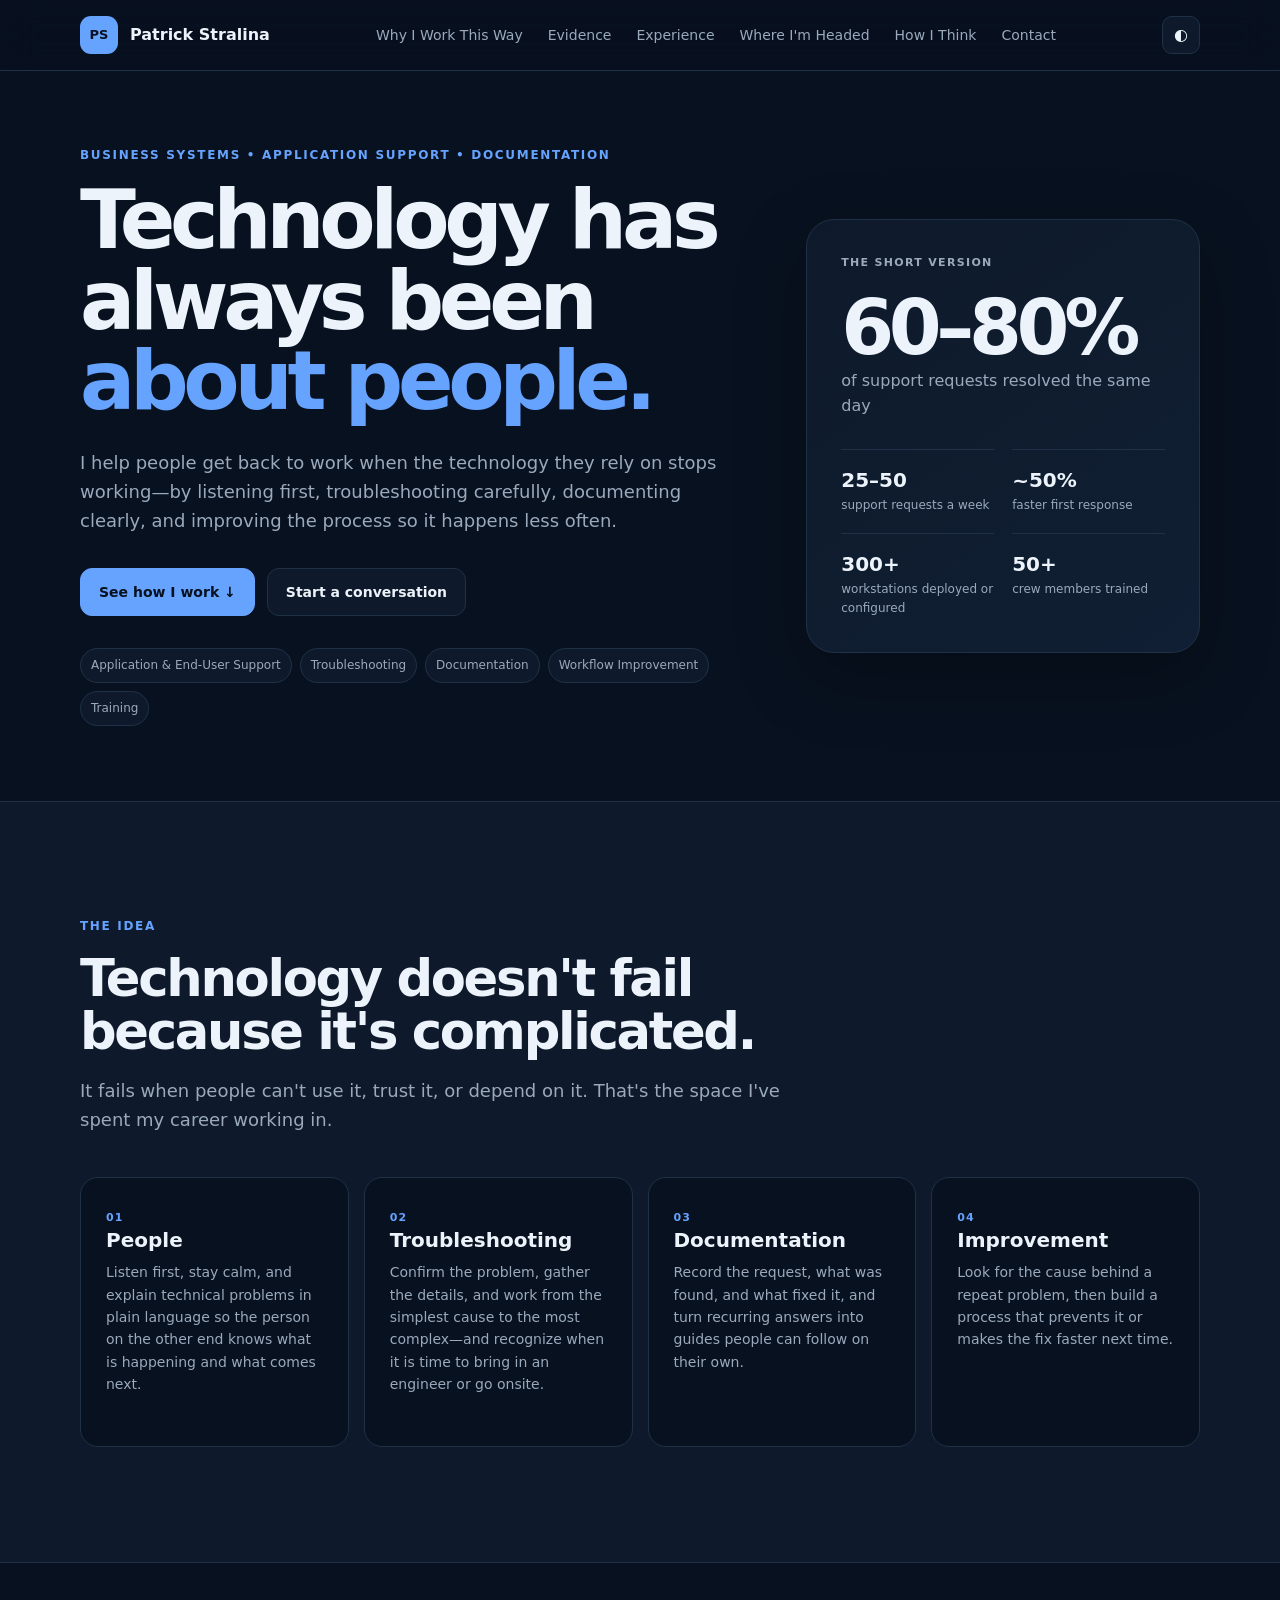
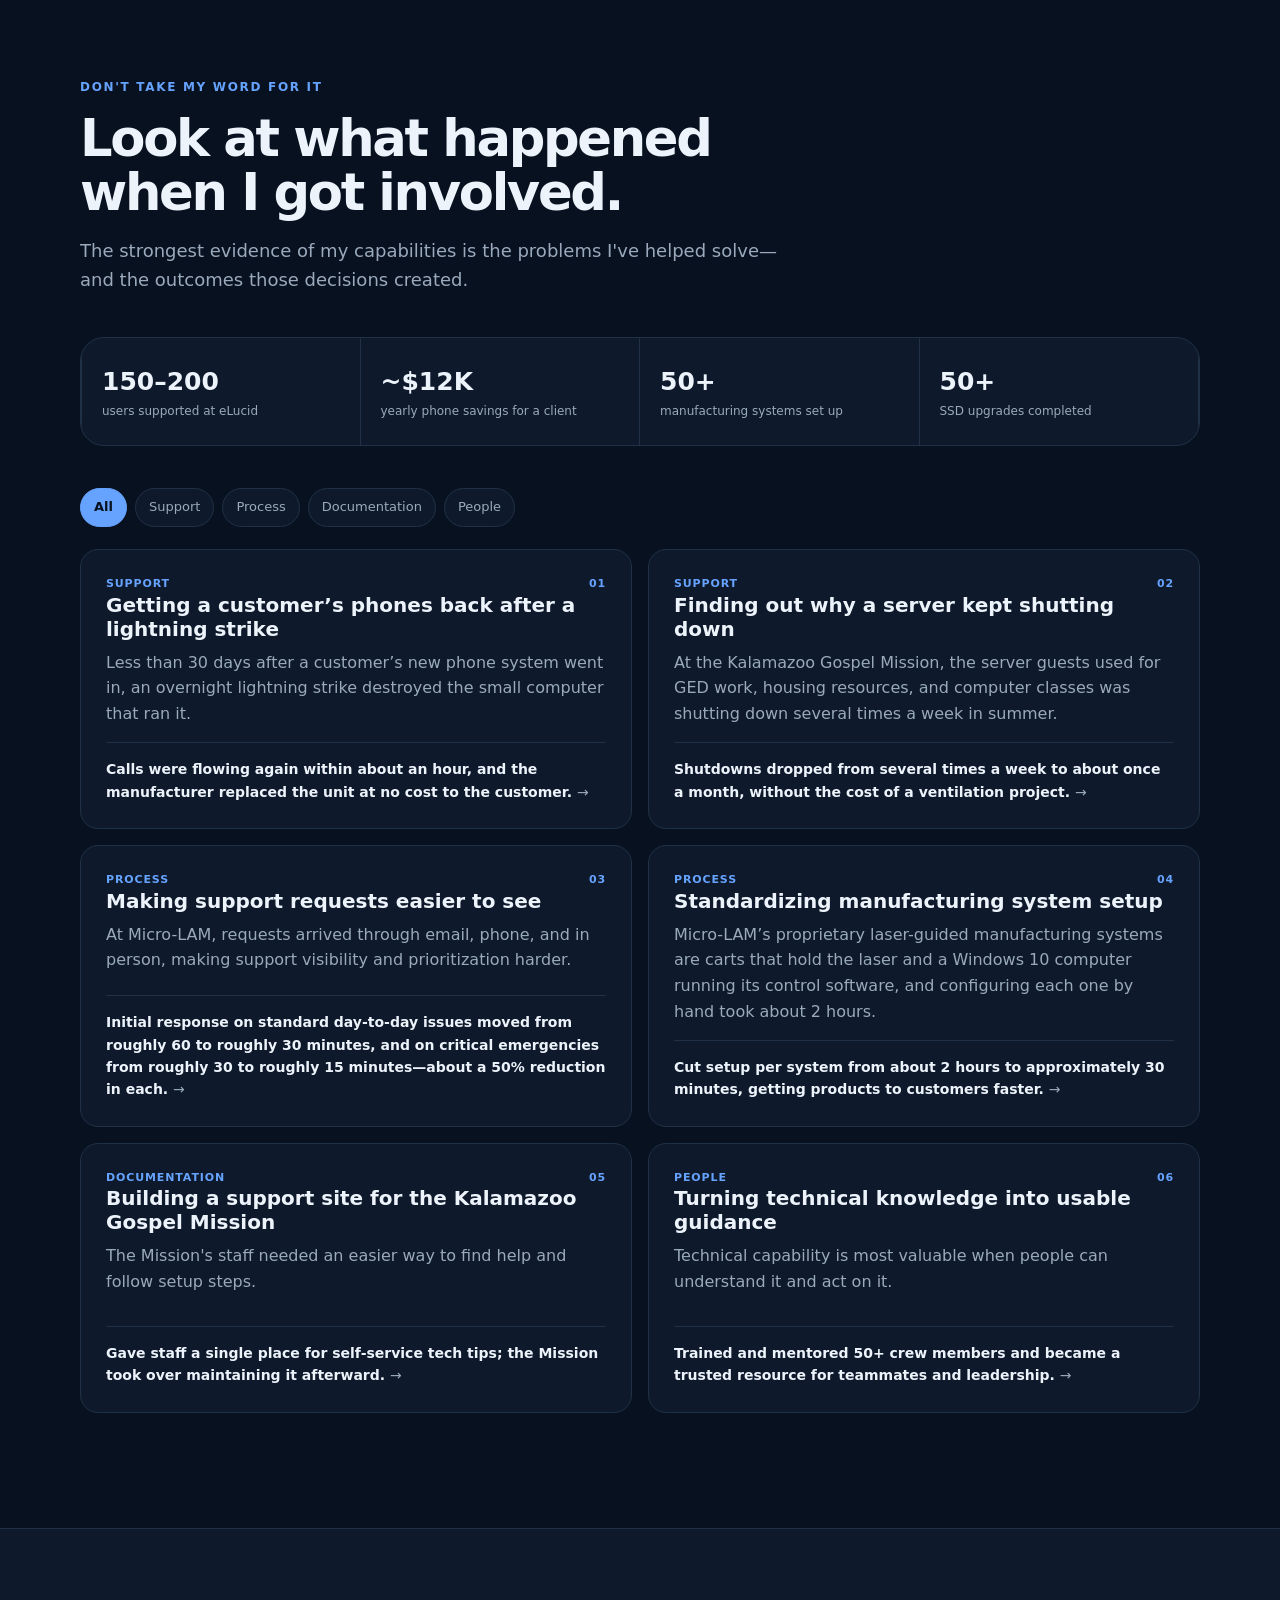
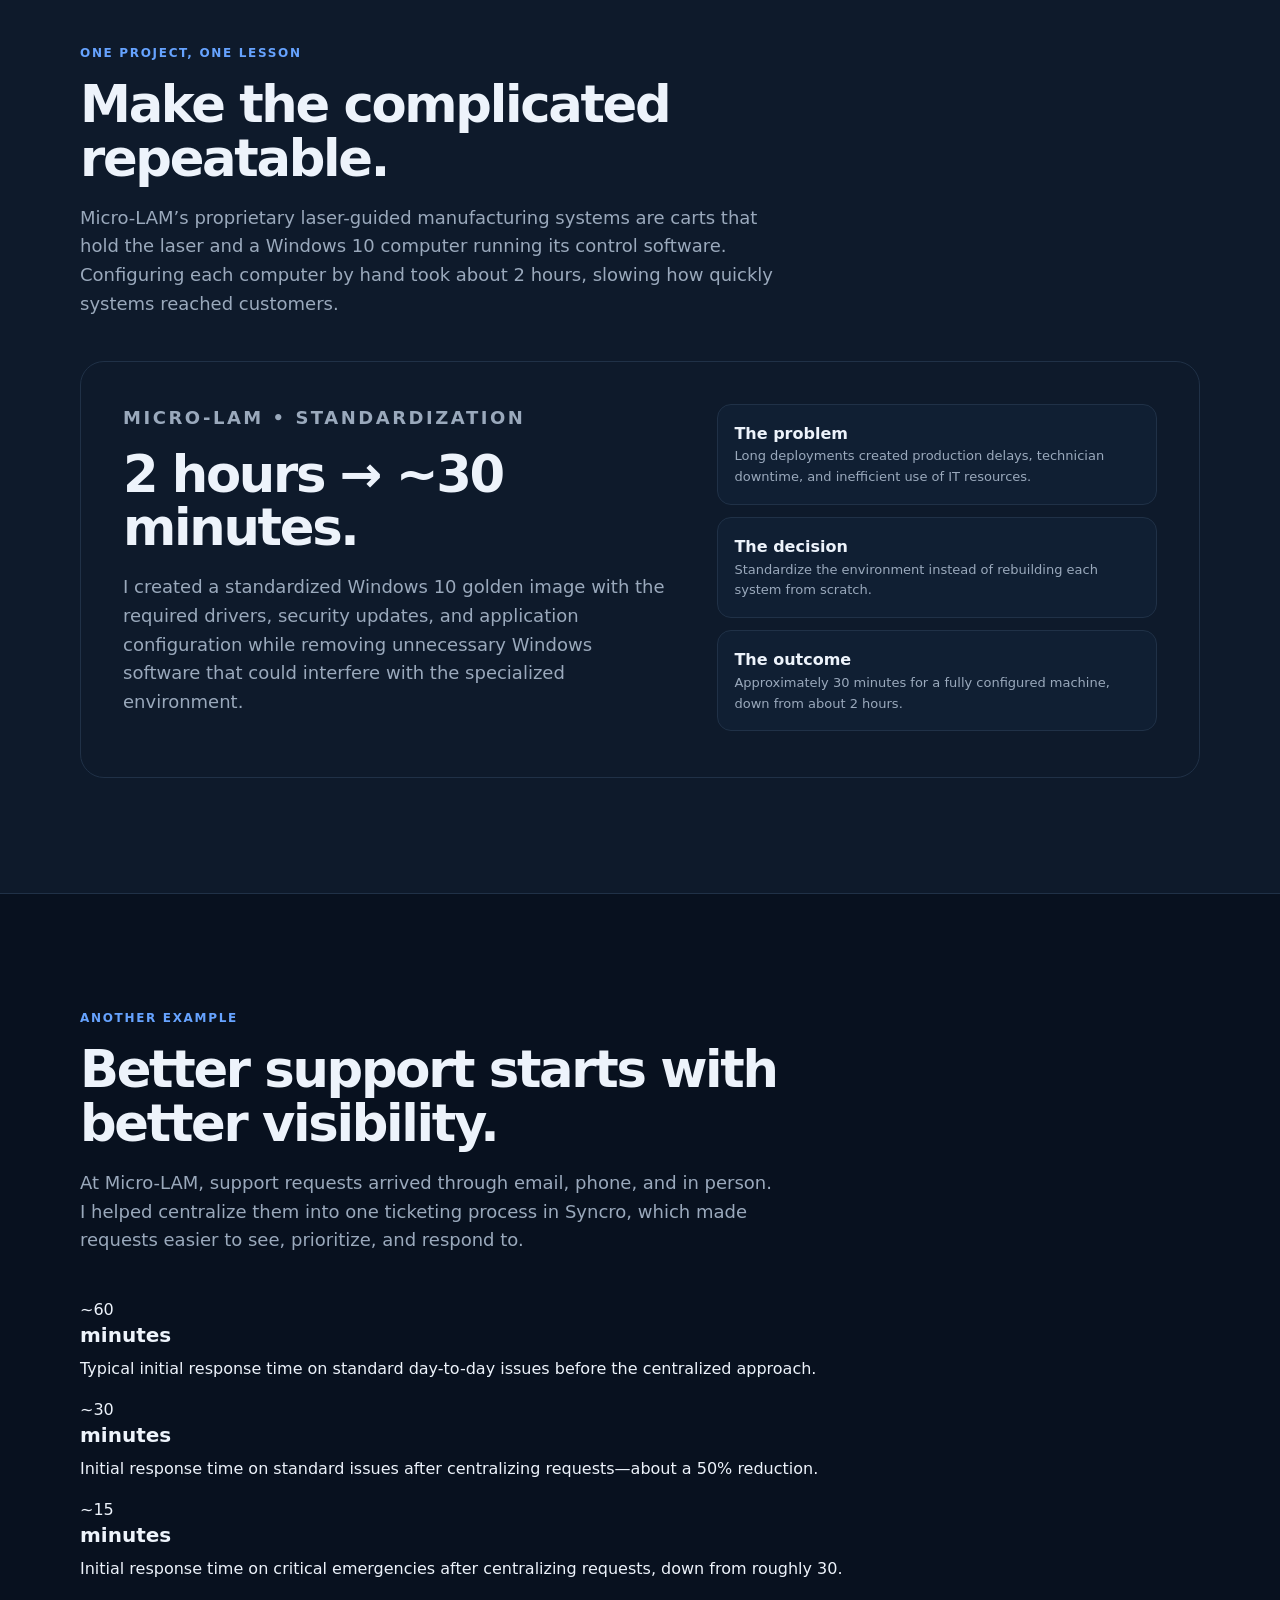
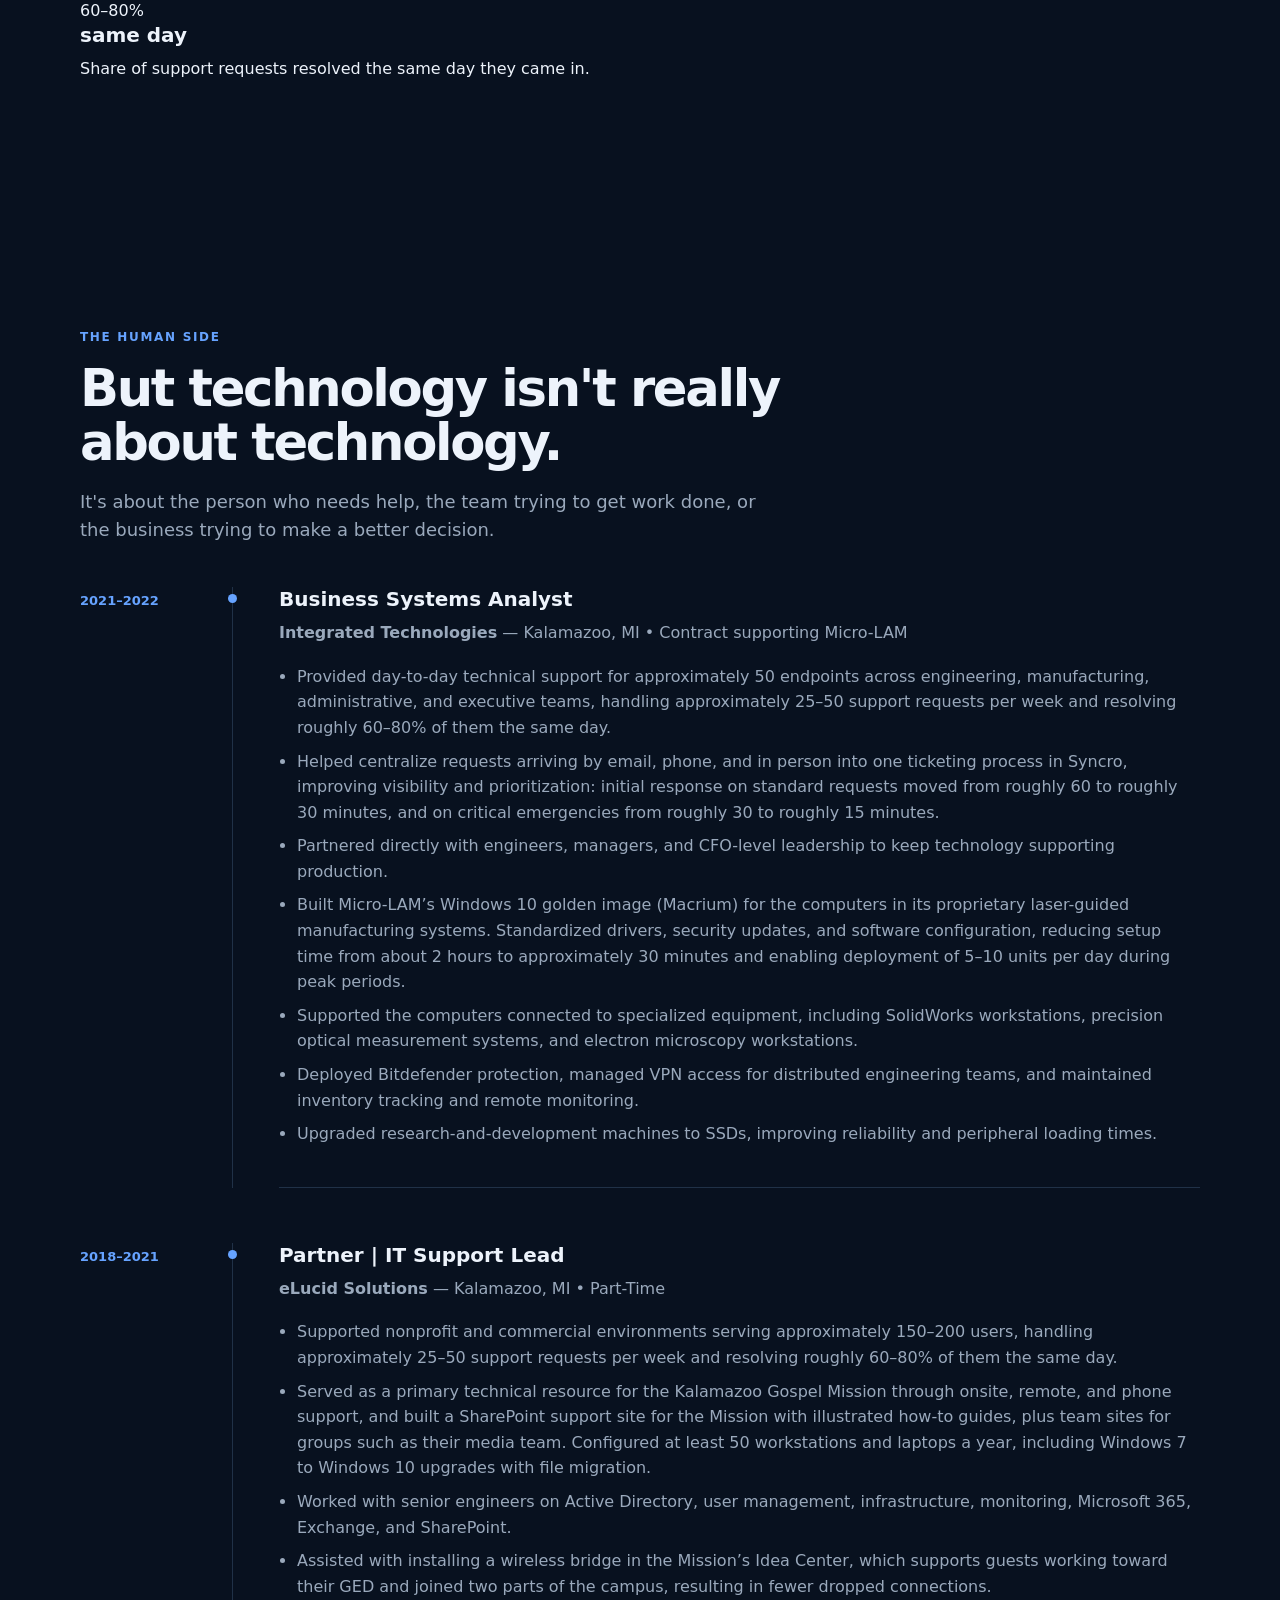
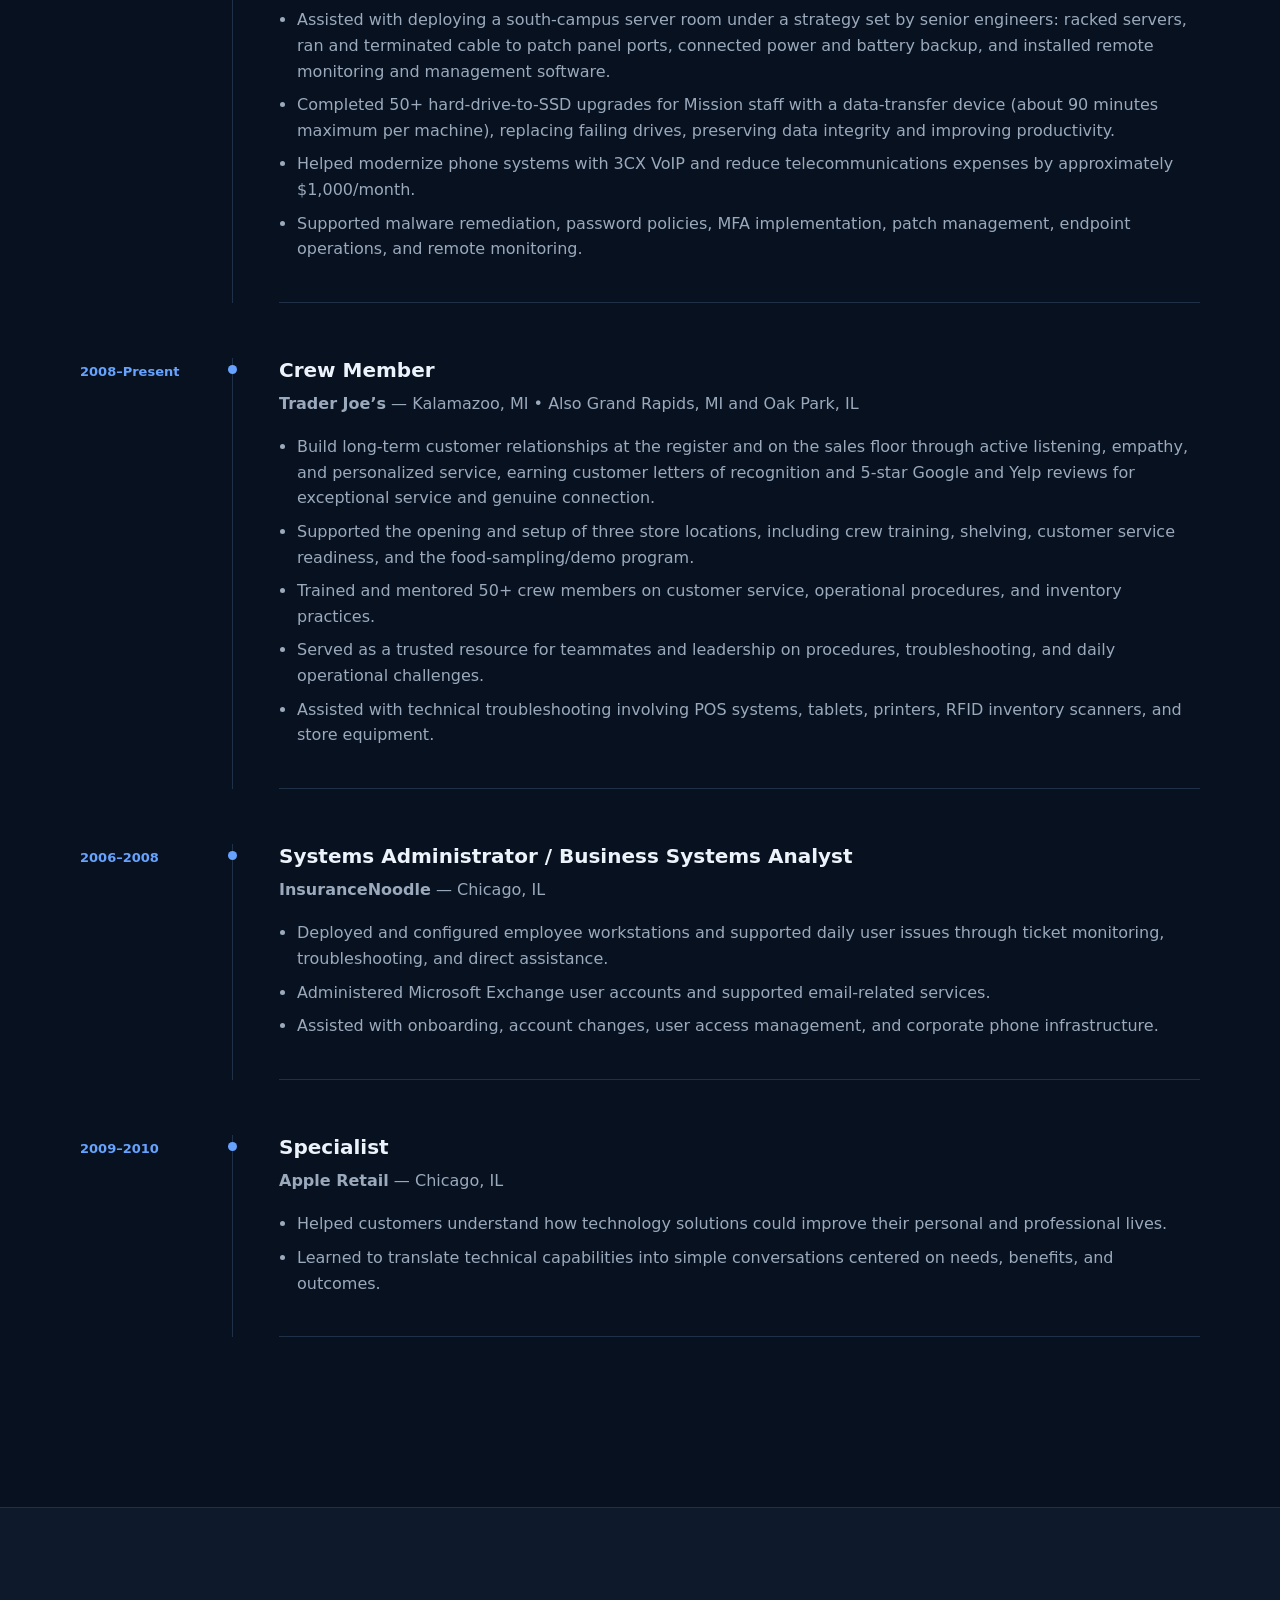
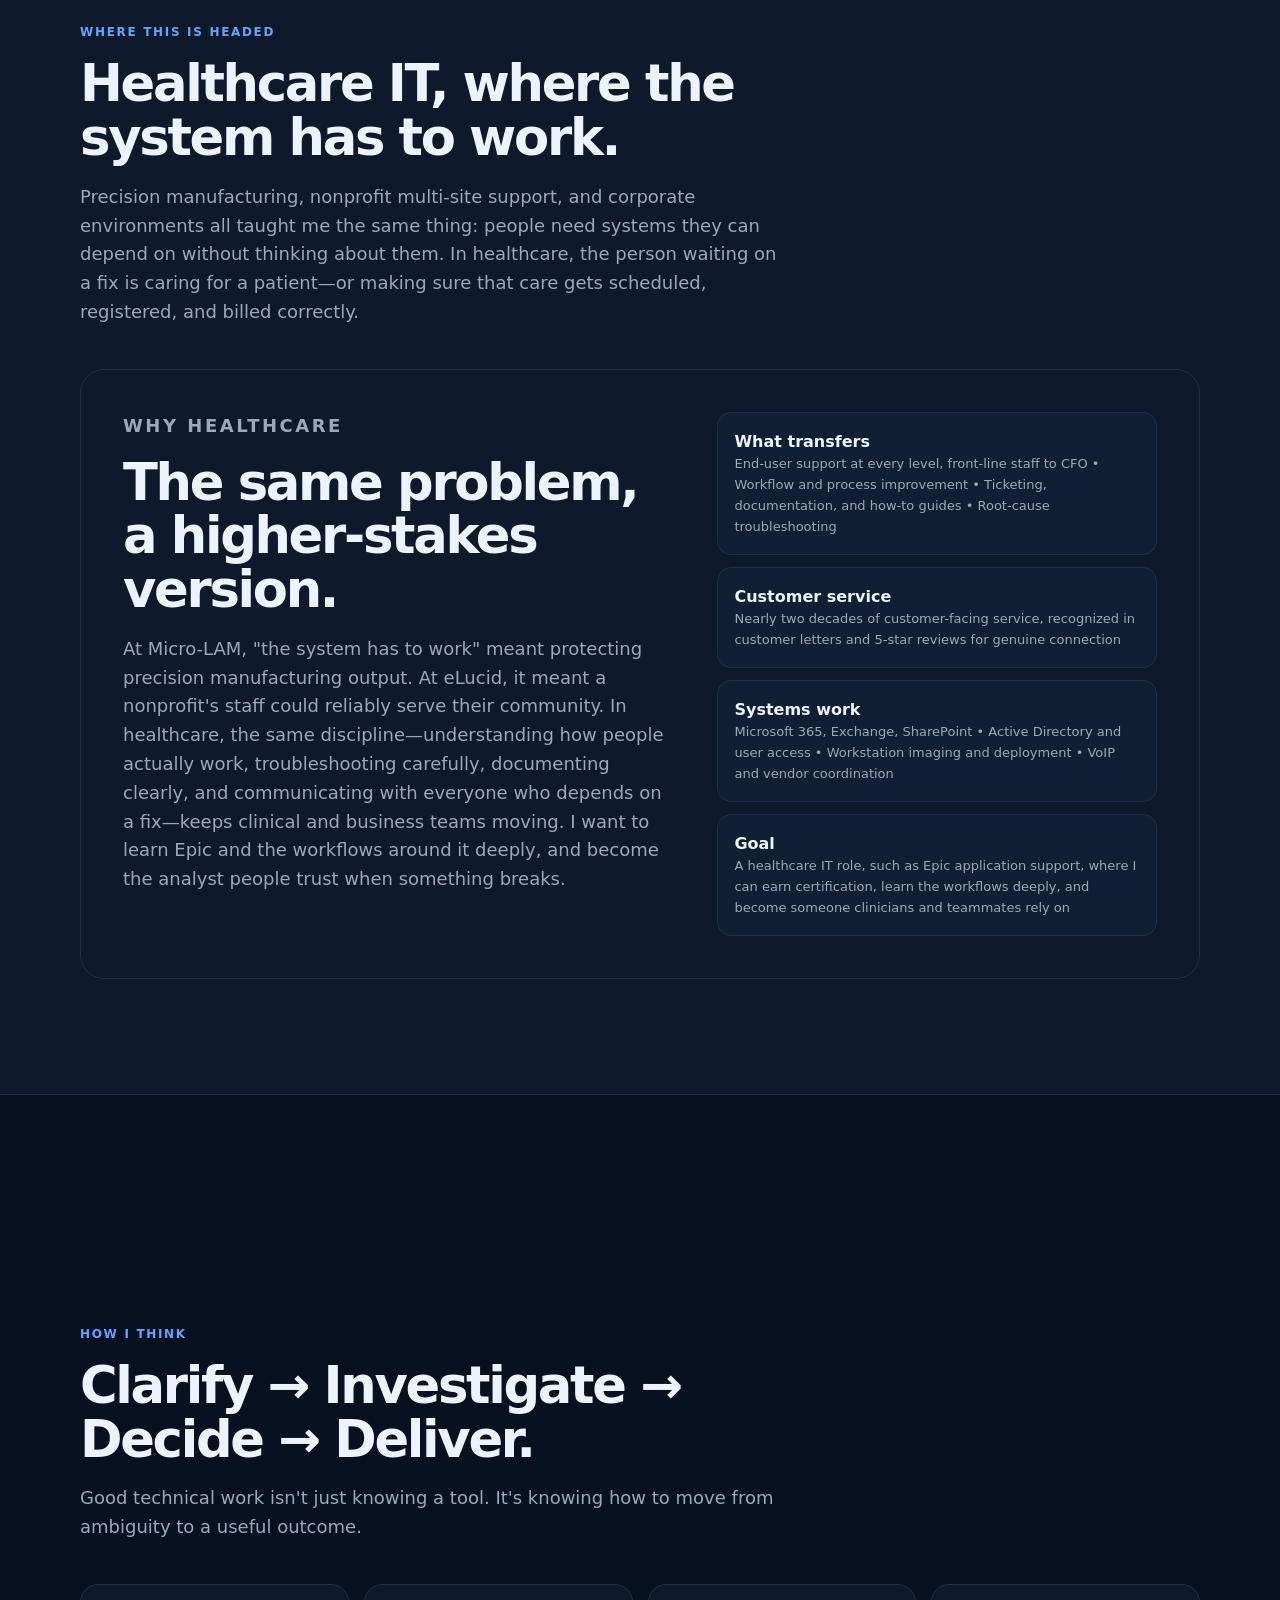
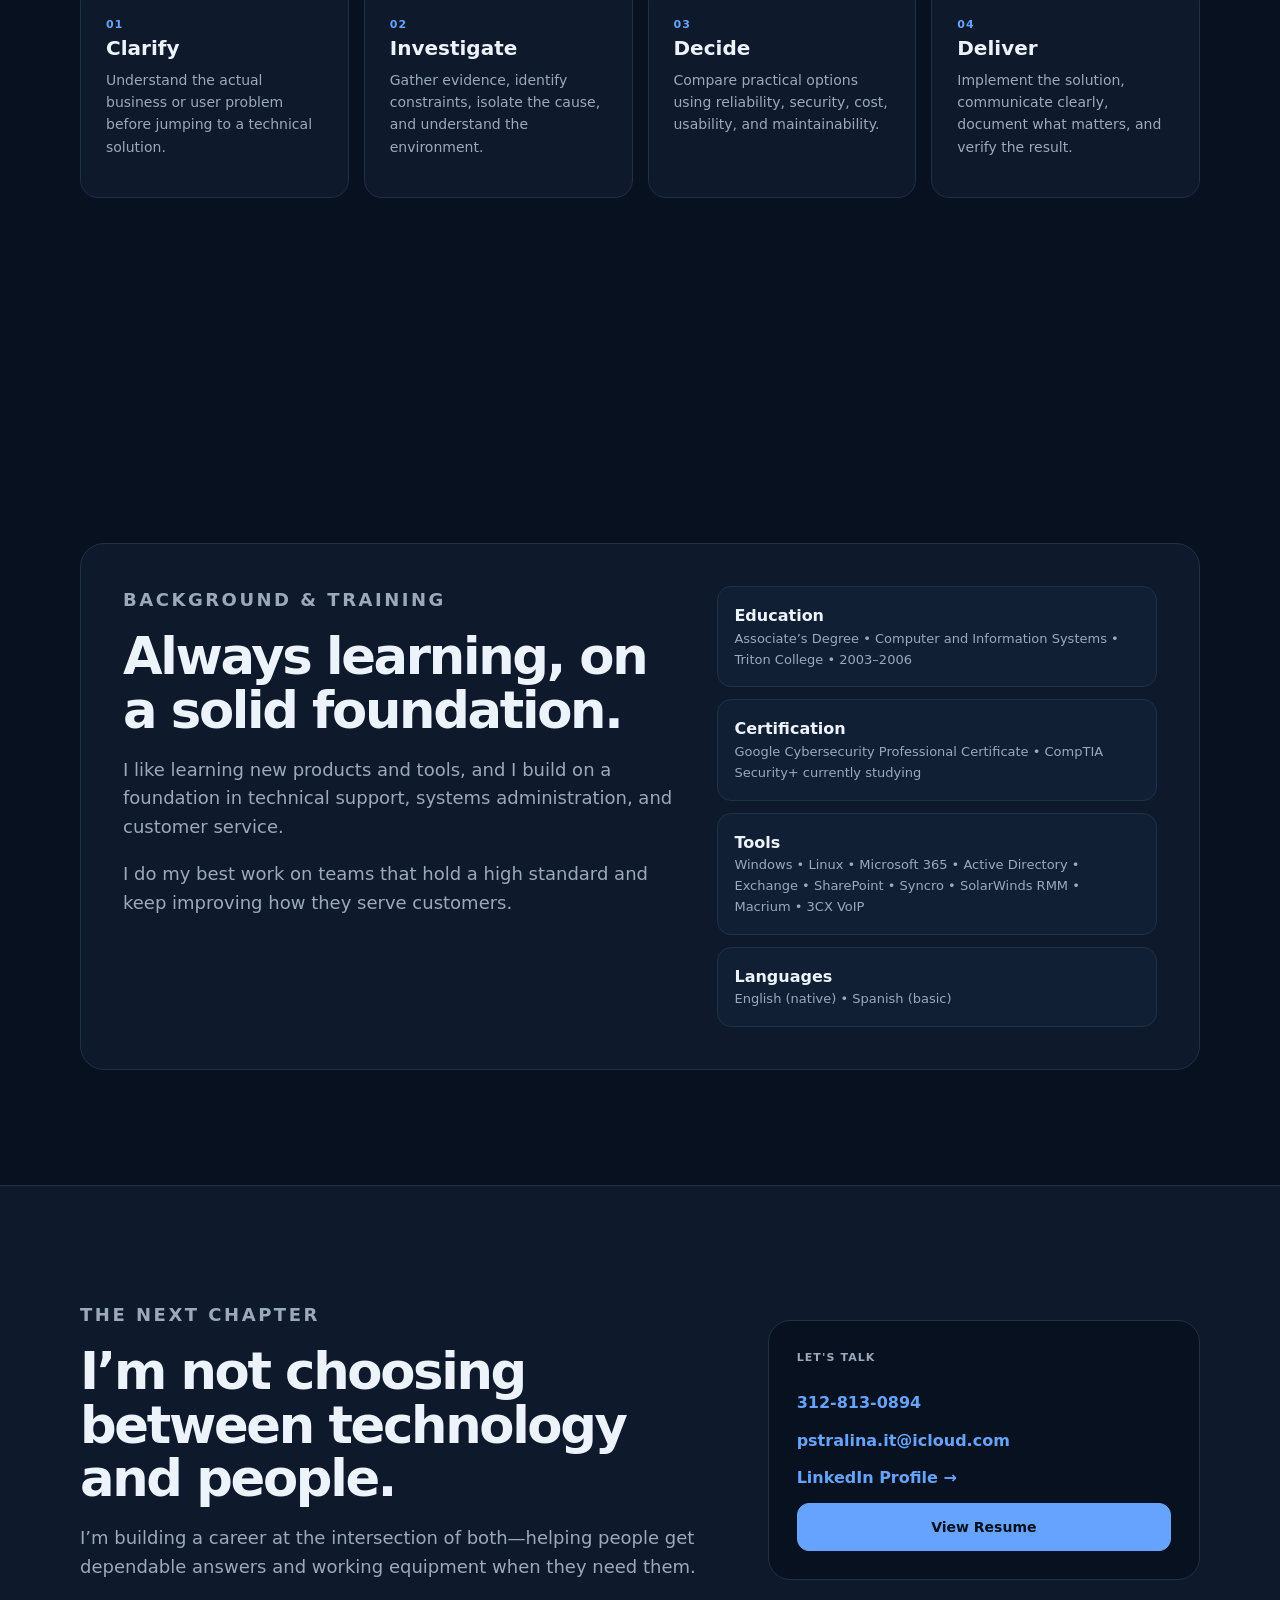
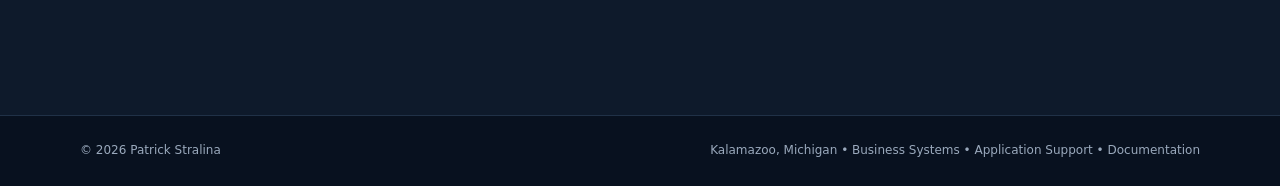
<file: index.html>
<!doctype html>
<html lang="en" class="dark">
<head>
<meta charset="utf-8">
<meta name="viewport" content="width=device-width, initial-scale=1">
<meta name="description" content="Patrick Stralina — business systems analyst and technical support professional in Kalamazoo who supports end users, documents clearly, and improves workflows, building toward healthcare IT and Epic application support.">
<title>Patrick Stralina | Technology Has Always Been About People</title>
<link rel="stylesheet" href="styles.css">
</head>
<body>
<header class="site-header">
<nav class="nav shell" aria-label="Primary navigation">
<a class="brand" href="#home"><span class="brand-mark">PS</span><span>Patrick Stralina</span></a>
<div class="nav-links">
<a href="#story">Why I Work This Way</a><a href="#evidence">Evidence</a><a href="#experience">Experience</a><a href="#next">Where I'm Headed</a><a href="#approach">How I Think</a><a href="#contact">Contact</a>
</div>
<div class="nav-actions">
<button id="theme-toggle" class="icon-button" type="button" aria-label="Toggle color theme">◐</button>
<button id="menu-toggle" class="icon-button menu-toggle" type="button" aria-label="Open navigation" aria-expanded="false">☰</button>
</div>
</nav>
<div id="mobile-menu" class="mobile-menu shell" hidden>
<a href="#story">Why I Work This Way</a><a href="#evidence">Evidence</a><a href="#experience">Experience</a><a href="#next">Where I'm Headed</a><a href="#approach">How I Think</a><a href="#contact">Contact</a>
</div>
</header>

<main id="home">

<section class="hero shell">
<div class="hero-copy reveal">
<p class="eyebrow">BUSINESS SYSTEMS • APPLICATION SUPPORT • DOCUMENTATION</p>
<h1>Technology has always been <span>about people.</span></h1>
<p class="hero-lede">I help people get back to work when the technology they rely on stops working—by listening first, troubleshooting carefully, documenting clearly, and improving the process so it happens less often.</p>
<div class="hero-actions">
<a class="button primary" href="#story">See how I work ↓</a>
<a class="button secondary" href="#contact">Start a conversation</a>
</div>
<div class="role-tags"><span>Application & End-User Support</span><span>Troubleshooting</span><span>Documentation</span><span>Workflow Improvement</span><span>Training</span></div>
</div>
<aside class="hero-card reveal">
<div class="card-kicker">THE SHORT VERSION</div>
<div class="snapshot-number">60–80%</div>
<div class="snapshot-label">of support requests resolved the same day</div>
<div class="snapshot-grid">
<div><strong>25–50</strong><span>support requests a week</span></div>
<div><strong>~50%</strong><span>faster first response</span></div>
<div><strong>300+</strong><span>workstations deployed or configured</span></div>
<div><strong>50+</strong><span>crew members trained</span></div>
</div>
</aside>
</section>

<section id="story" class="section section-alt">
<div class="shell">
<div class="section-heading reveal">
<p class="eyebrow">THE IDEA</p>
<h2>Technology doesn't fail because it's complicated.</h2>
<p>It fails when people can't use it, trust it, or depend on it. That's the space I've spent my career working in.</p>
</div>
<div class="capability-grid">
<article class="cap-card reveal"><span class="cap-index">01</span><h3>People</h3><p>Listen first, stay calm, and explain technical problems in plain language so the person on the other end knows what is happening and what comes next.</p></article>
<article class="cap-card reveal"><span class="cap-index">02</span><h3>Troubleshooting</h3><p>Confirm the problem, gather the details, and work from the simplest cause to the most complex—and recognize when it is time to bring in an engineer or go onsite.</p></article>
<article class="cap-card reveal"><span class="cap-index">03</span><h3>Documentation</h3><p>Record the request, what was found, and what fixed it, and turn recurring answers into guides people can follow on their own.</p></article>
<article class="cap-card reveal"><span class="cap-index">04</span><h3>Improvement</h3><p>Look for the cause behind a repeat problem, then build a process that prevents it or makes the fix faster next time.</p></article>
</div>
</div>
</section>

<section id="evidence" class="section shell">
<div class="section-heading reveal">
<p class="eyebrow">DON'T TAKE MY WORD FOR IT</p>
<h2>Look at what happened when I got involved.</h2>
<p>The strongest evidence of my capabilities is the problems I've helped solve—and the outcomes those decisions created.</p>
</div>
<div class="proof-bar" style="border:1px solid var(--line);border-radius:24px;overflow:hidden;margin-bottom:42px">
<div class="proof-grid">
<div><strong>150–200</strong><span>users supported at eLucid</span></div>
<div><strong>~$12K</strong><span>yearly phone savings for a client</span></div>
<div><strong>50+</strong><span>manufacturing systems set up</span></div>
<div><strong>50+</strong><span>SSD upgrades completed</span></div>
</div>
</div>
<div class="filter-row" role="group" aria-label="Filter evidence">
<button class="filter active" data-filter="all">All</button><button class="filter" data-filter="support">Support</button><button class="filter" data-filter="process">Process</button><button class="filter" data-filter="documentation">Documentation</button><button class="filter" data-filter="people">People</button>
</div>
<div id="case-grid" class="case-grid"></div>
</section>

<section class="section section-alt">
<div class="shell">
<div class="section-heading reveal">
<p class="eyebrow">ONE PROJECT, ONE LESSON</p>
<h2>Make the complicated repeatable.</h2>
<p>Micro-LAM’s proprietary laser-guided manufacturing systems are carts that hold the laser and a Windows 10 computer running its control software. Configuring each computer by hand took about 2 hours, slowing how quickly systems reached customers.</p>
</div>
<div class="development-card reveal">
<div>
<p class="eyebrow">MICRO-LAM • STANDARDIZATION</p>
<h2>2 hours → ~30 minutes.</h2>
<p>I created a standardized Windows 10 golden image with the required drivers, security updates, and application configuration while removing unnecessary Windows software that could interfere with the specialized environment.</p>
</div>
<div class="credentials">
<div><strong>The problem</strong><span>Long deployments created production delays, technician downtime, and inefficient use of IT resources.</span></div>
<div><strong>The decision</strong><span>Standardize the environment instead of rebuilding each system from scratch.</span></div>
<div><strong>The outcome</strong><span>Approximately 30 minutes for a fully configured machine, down from about 2 hours.</span></div>
</div>
</div>
</div>
</section>

<section class="section shell">
<div class="section-heading reveal">
<p class="eyebrow">ANOTHER EXAMPLE</p>
<h2>Better support starts with better visibility.</h2>
<p>At Micro-LAM, support requests arrived through email, phone, and in person. I helped centralize them into one ticketing process in Syncro, which made requests easier to see, prioritize, and respond to.</p>
</div>
<div class="stats">
<div class="stat reveal"><div class="num">~60</div><h3>minutes</h3><p>Typical initial response time on standard day-to-day issues before the centralized approach.</p></div>
<div class="stat reveal"><div class="num">~30</div><h3>minutes</h3><p>Initial response time on standard issues after centralizing requests—about a 50% reduction.</p></div>
<div class="stat reveal"><div class="num">~15</div><h3>minutes</h3><p>Initial response time on critical emergencies after centralizing requests, down from roughly 30.</p></div>
<div class="stat reveal"><div class="num">60–80%</div><h3>same day</h3><p>Share of support requests resolved the same day they came in.</p></div>
</div>
</section>

<section id="experience" class="section shell">
<div class="section-heading reveal">
<p class="eyebrow">THE HUMAN SIDE</p>
<h2>But technology isn't really about technology.</h2>
<p>It's about the person who needs help, the team trying to get work done, or the business trying to make a better decision.</p>
</div>
<div class="timeline">
<article class="timeline-item reveal"><div class="timeline-date">2021–2022</div><div class="timeline-line"></div><div class="timeline-content"><h3>Business Systems Analyst</h3><p class="muted"><strong>Integrated Technologies</strong> — Kalamazoo, MI • Contract supporting Micro-LAM</p><ul><li>Provided day-to-day technical support for approximately 50 endpoints across engineering, manufacturing, administrative, and executive teams, handling approximately 25–50 support requests per week and resolving roughly 60–80% of them the same day.</li><li>Helped centralize requests arriving by email, phone, and in person into one ticketing process in Syncro, improving visibility and prioritization: initial response on standard requests moved from roughly 60 to roughly 30 minutes, and on critical emergencies from roughly 30 to roughly 15 minutes.</li><li>Partnered directly with engineers, managers, and CFO-level leadership to keep technology supporting production.</li><li>Built Micro-LAM’s Windows 10 golden image (Macrium) for the computers in its proprietary laser-guided manufacturing systems. Standardized drivers, security updates, and software configuration, reducing setup time from about 2 hours to approximately 30 minutes and enabling deployment of 5–10 units per day during peak periods.</li><li>Supported the computers connected to specialized equipment, including SolidWorks workstations, precision optical measurement systems, and electron microscopy workstations.</li><li>Deployed Bitdefender protection, managed VPN access for distributed engineering teams, and maintained inventory tracking and remote monitoring.</li><li>Upgraded research-and-development machines to SSDs, improving reliability and peripheral loading times.</li></ul></div></article>

<article class="timeline-item reveal"><div class="timeline-date">2018–2021</div><div class="timeline-line"></div><div class="timeline-content"><h3>Partner | IT Support Lead</h3><p class="muted"><strong>eLucid Solutions</strong> — Kalamazoo, MI • Part-Time</p><ul><li>Supported nonprofit and commercial environments serving approximately 150–200 users, handling approximately 25–50 support requests per week and resolving roughly 60–80% of them the same day.</li><li>Served as a primary technical resource for the Kalamazoo Gospel Mission through onsite, remote, and phone support, and built a SharePoint support site for the Mission with illustrated how-to guides, plus team sites for groups such as their media team. Configured at least 50 workstations and laptops a year, including Windows 7 to Windows 10 upgrades with file migration.</li><li>Worked with senior engineers on Active Directory, user management, infrastructure, monitoring, Microsoft 365, Exchange, and SharePoint.</li><li>Assisted with installing a wireless bridge in the Mission’s Idea Center, which supports guests working toward their GED and joined two parts of the campus, resulting in fewer dropped connections.</li><li>Assisted with deploying a south-campus server room under a strategy set by senior engineers: racked servers, ran and terminated cable to patch panel ports, connected power and battery backup, and installed remote monitoring and management software.</li><li>Completed 50+ hard-drive-to-SSD upgrades for Mission staff with a data-transfer device (about 90 minutes maximum per machine), replacing failing drives, preserving data integrity and improving productivity.</li><li>Helped modernize phone systems with 3CX VoIP and reduce telecommunications expenses by approximately $1,000/month.</li><li>Supported malware remediation, password policies, MFA implementation, patch management, endpoint operations, and remote monitoring.</li></ul></div></article>

<article class="timeline-item reveal"><div class="timeline-date">2008–Present</div><div class="timeline-line"></div><div class="timeline-content"><h3>Crew Member</h3><p class="muted"><strong>Trader Joe’s</strong> — Kalamazoo, MI • Also Grand Rapids, MI and Oak Park, IL</p><ul><li>Build long-term customer relationships at the register and on the sales floor through active listening, empathy, and personalized service, earning customer letters of recognition and 5-star Google and Yelp reviews for exceptional service and genuine connection.</li><li>Supported the opening and setup of three store locations, including crew training, shelving, customer service readiness, and the food-sampling/demo program.</li><li>Trained and mentored 50+ crew members on customer service, operational procedures, and inventory practices.</li><li>Served as a trusted resource for teammates and leadership on procedures, troubleshooting, and daily operational challenges.</li><li>Assisted with technical troubleshooting involving POS systems, tablets, printers, RFID inventory scanners, and store equipment.</li></ul></div></article>

<article class="timeline-item reveal"><div class="timeline-date">2006–2008</div><div class="timeline-line"></div><div class="timeline-content"><h3>Systems Administrator / Business Systems Analyst</h3><p class="muted"><strong>InsuranceNoodle</strong> — Chicago, IL</p><ul><li>Deployed and configured employee workstations and supported daily user issues through ticket monitoring, troubleshooting, and direct assistance.</li><li>Administered Microsoft Exchange user accounts and supported email-related services.</li><li>Assisted with onboarding, account changes, user access management, and corporate phone infrastructure.</li></ul></div></article>

<article class="timeline-item reveal"><div class="timeline-date">2009–2010</div><div class="timeline-line"></div><div class="timeline-content"><h3>Specialist</h3><p class="muted"><strong>Apple Retail</strong> — Chicago, IL</p><ul><li>Helped customers understand how technology solutions could improve their personal and professional lives.</li><li>Learned to translate technical capabilities into simple conversations centered on needs, benefits, and outcomes.</li></ul></div></article>
</div>
</div>
</section>

<section id="next" class="section section-alt">
<div class="shell">
<div class="section-heading reveal">
<p class="eyebrow">WHERE THIS IS HEADED</p>
<h2>Healthcare IT, where the system has to work.</h2>
<p>Precision manufacturing, nonprofit multi-site support, and corporate environments all taught me the same thing: people need systems they can depend on without thinking about them. In healthcare, the person waiting on a fix is caring for a patient—or making sure that care gets scheduled, registered, and billed correctly.</p>
</div>
<div class="development-card reveal">
<div>
<p class="eyebrow">WHY HEALTHCARE</p>
<h2>The same problem, a higher-stakes version.</h2>
<p>At Micro-LAM, "the system has to work" meant protecting precision manufacturing output. At eLucid, it meant a nonprofit's staff could reliably serve their community. In healthcare, the same discipline—understanding how people actually work, troubleshooting carefully, documenting clearly, and communicating with everyone who depends on a fix—keeps clinical and business teams moving. I want to learn Epic and the workflows around it deeply, and become the analyst people trust when something breaks.</p>
</div>
<div class="credentials">
<div><strong>What transfers</strong><span>End-user support at every level, front-line staff to CFO • Workflow and process improvement • Ticketing, documentation, and how-to guides • Root-cause troubleshooting</span></div>
<div><strong>Customer service</strong><span>Nearly two decades of customer-facing service, recognized in customer letters and 5-star reviews for genuine connection</span></div>
<div><strong>Systems work</strong><span>Microsoft 365, Exchange, SharePoint • Active Directory and user access • Workstation imaging and deployment • VoIP and vendor coordination</span></div>
<div><strong>Goal</strong><span>A healthcare IT role, such as Epic application support, where I can earn certification, learn the workflows deeply, and become someone clinicians and teammates rely on</span></div>
</div>
</div>
</div>
</section>

<section id="approach" class="section section-dark">
<div class="shell approach">
<div class="section-heading reveal">
<p class="eyebrow">HOW I THINK</p>
<h2>Clarify → Investigate → Decide → Deliver.</h2>
<p>Good technical work isn't just knowing a tool. It's knowing how to move from ambiguity to a useful outcome.</p>
</div>
<div class="process-grid">
<article class="process-card reveal"><span>01</span><h3>Clarify</h3><p>Understand the actual business or user problem before jumping to a technical solution.</p></article>
<article class="process-card reveal"><span>02</span><h3>Investigate</h3><p>Gather evidence, identify constraints, isolate the cause, and understand the environment.</p></article>
<article class="process-card reveal"><span>03</span><h3>Decide</h3><p>Compare practical options using reliability, security, cost, usability, and maintainability.</p></article>
<article class="process-card reveal"><span>04</span><h3>Deliver</h3><p>Implement the solution, communicate clearly, document what matters, and verify the result.</p></article>
</div>
</div>
</section>

<section class="section shell">
<div class="development-card reveal">
<div>
<p class="eyebrow">BACKGROUND & TRAINING</p>
<h2>Always learning, on a solid foundation.</h2>
<p>I like learning new products and tools, and I build on a foundation in technical support, systems administration, and customer service.</p>
<p>I do my best work on teams that hold a high standard and keep improving how they serve customers.</p>
</div>
<div class="credentials">
<div><strong>Education</strong><span>Associate’s Degree • Computer and Information Systems • Triton College • 2003–2006</span></div>
<div><strong>Certification</strong><span>Google Cybersecurity Professional Certificate • CompTIA Security+ currently studying</span></div>
<div><strong>Tools</strong><span>Windows • Linux • Microsoft 365 • Active Directory • Exchange • SharePoint • Syncro • SolarWinds RMM • Macrium • 3CX VoIP</span></div>
<div><strong>Languages</strong><span>English (native) • Spanish (basic)</span></div>
</div>
</div>
</section>

<section id="contact" class="section contact-section">
<div class="shell contact-grid">
<div class="reveal"><p class="eyebrow">THE NEXT CHAPTER</p><h2>I’m not choosing between technology and people.</h2><p>I’m building a career at the intersection of both—helping people get dependable answers and working equipment when they need them.</p></div>
<div class="contact-card reveal"><p class="contact-label">LET'S TALK</p><a href="tel:+13128130894">312-813-0894</a><a href="mailto:pstralina.it@icloud.com">pstralina.it@icloud.com</a><a href="https://linkedin.com/in/patrick-stralina-b7555090" target="_blank" rel="noopener">LinkedIn Profile →</a><a class="button primary" href="resume.pdf">View Resume</a></div>
</div>
</section>
</main>

<footer class="footer"><div class="shell footer-inner"><span>© <span id="year"></span> Patrick Stralina</span><span>Kalamazoo, Michigan • Business Systems • Application Support • Documentation</span></div></footer>
<dialog id="case-dialog" class="case-dialog"><button id="dialog-close" class="dialog-close" type="button" aria-label="Close case study">×</button><div id="dialog-content"></div></dialog>
<script src="script.js"></script>
</body>
</html>
</file>
<file: styles.css>
/* Version 2 — named professional portfolio */
:root{--bg:#f5f7fa;--surface:#fff;--surface-2:#edf1f5;--text:#101828;--muted:#5d6878;--line:#dbe1e8;--accent:#1d5fd1;--header:rgba(245,247,250,.86);--shadow:0 20px 60px rgba(16,24,40,.08)}
html.dark{--bg:#08111f;--surface:#0e1a2b;--surface-2:#101f33;--text:#edf3fb;--muted:#9aa9bc;--line:#203147;--accent:#66a3ff;--header:rgba(8,17,31,.82);--shadow:0 24px 70px rgba(0,0,0,.25)}
*{box-sizing:border-box}html{scroll-behavior:smooth}body{margin:0;font-family:Inter,ui-sans-serif,system-ui,-apple-system,BlinkMacSystemFont,"Segoe UI",sans-serif;background:var(--bg);color:var(--text);line-height:1.6}a{color:inherit;text-decoration:none}button{font:inherit}.shell{width:min(1120px,calc(100% - 40px));margin:auto}
.site-header{position:sticky;top:0;z-index:50;background:var(--header);backdrop-filter:blur(18px);border-bottom:1px solid var(--line)}.nav{min-height:70px;display:flex;align-items:center;justify-content:space-between;gap:24px}.brand{display:flex;align-items:center;gap:12px;font-weight:800}.brand-mark{width:38px;height:38px;border-radius:11px;display:grid;place-items:center;background:var(--accent);color:#07111f;font-size:13px}.nav-links{display:flex;gap:25px;font-size:14px;color:var(--muted)}.nav-links a:hover,.mobile-menu a:hover{color:var(--text)}.nav-actions{display:flex;gap:8px}.icon-button{border:1px solid var(--line);background:var(--surface);color:var(--text);width:38px;height:38px;border-radius:10px;cursor:pointer}.menu-toggle{display:none}.mobile-menu{padding:0 0 18px}.mobile-menu a{display:block;padding:9px 0;color:var(--muted)}
.hero{min-height:690px;display:grid;grid-template-columns:1.25fr .75fr;align-items:center;gap:70px;padding:75px 0}.eyebrow{margin:0 0 15px;color:var(--accent);font-weight:800;letter-spacing:.14em;font-size:12px}h1,h2,h3,p{margin-top:0}h1{font-size:clamp(48px,7vw,82px);line-height:.98;letter-spacing:-.065em;max-width:760px;margin-bottom:28px}h1 span{color:var(--accent)}h2{font-size:clamp(34px,4vw,52px);line-height:1.05;letter-spacing:-.045em;margin-bottom:18px}h3{font-size:20px;line-height:1.2;margin-bottom:9px}.hero-lede,.section-heading>p:last-child,.development-card p,.contact-section p{color:var(--muted);max-width:700px;font-size:18px}.hero-actions{display:flex;gap:12px;flex-wrap:wrap;margin:32px 0}.button{display:inline-flex;align-items:center;justify-content:center;padding:12px 18px;border-radius:12px;font-weight:750;font-size:14px;border:1px solid var(--line)}.button.primary{background:var(--accent);color:#07111f;border-color:var(--accent)}.button.secondary{background:var(--surface)}.role-tags{display:flex;flex-wrap:wrap;gap:8px}.role-tags span,.tool-list span{border:1px solid var(--line);background:var(--surface);padding:7px 10px;border-radius:999px;color:var(--muted);font-size:12px}
.hero-card{background:linear-gradient(145deg,var(--surface),var(--surface-2));border:1px solid var(--line);border-radius:28px;padding:34px;box-shadow:var(--shadow)}.card-kicker{font-size:11px;font-weight:800;color:var(--muted);letter-spacing:.12em}.snapshot-number{font-size:76px;line-height:1;font-weight:850;letter-spacing:-.07em;margin:18px 0 2px}.snapshot-label{color:var(--muted);margin-bottom:30px}.snapshot-grid{display:grid;grid-template-columns:1fr 1fr;gap:18px}.snapshot-grid div{padding-top:14px;border-top:1px solid var(--line)}.snapshot-grid strong{display:block;font-size:20px}.snapshot-grid span{display:block;color:var(--muted);font-size:12px}
.proof-bar{border-top:1px solid var(--line);border-bottom:1px solid var(--line);background:var(--surface)}.proof-grid{display:grid;grid-template-columns:repeat(4,1fr)}.proof-grid>div{padding:24px 20px;border-right:1px solid var(--line)}.proof-grid>div:first-child{border-left:1px solid var(--line)}.proof-grid strong{display:block;font-size:25px}.proof-grid span{display:block;color:var(--muted);font-size:12px}
.section{padding:115px 0}.section-alt{background:var(--surface);border-top:1px solid var(--line);border-bottom:1px solid var(--line)}.section-dark{background:#07111f;color:#edf3fb}.section-heading{margin-bottom:42px}.section-heading h2{max-width:760px}.section-dark .section-heading p:last-child{color:#9aa9bc}
.filter-row{display:flex;gap:8px;flex-wrap:wrap;margin-bottom:22px}.filter{border:1px solid var(--line);background:var(--surface);color:var(--muted);border-radius:999px;padding:8px 13px;cursor:pointer;font-size:13px}.filter.active{background:var(--accent);color:#07111f;border-color:var(--accent);font-weight:800}.case-grid{display:grid;grid-template-columns:repeat(2,1fr);gap:16px}.case-card{border:1px solid var(--line);background:var(--surface);border-radius:18px;padding:25px;min-height:270px;display:flex;flex-direction:column;transition:transform .25s,border-color .25s;cursor:pointer}.case-card:hover{transform:translateY(-4px);border-color:var(--accent)}.case-meta{display:flex;justify-content:space-between;color:var(--accent);font-size:11px;font-weight:800;letter-spacing:.08em;text-transform:uppercase}.case-card p{color:var(--muted)}.case-result{margin-top:auto;padding-top:15px;border-top:1px solid var(--line);font-weight:700;font-size:14px}.case-result span{color:var(--muted);font-weight:500}
.capability-grid{display:grid;grid-template-columns:repeat(4,1fr);gap:15px}.cap-card{padding:25px;border:1px solid var(--line);border-radius:18px;background:var(--bg);min-height:270px}.cap-index,.process-card span{color:var(--accent);font-size:11px;font-weight:900;letter-spacing:.1em}.cap-card p,.process-card p{color:var(--muted);font-size:14px}.tools-panel{margin-top:18px;padding:20px;border:1px solid var(--line);border-radius:18px;background:var(--bg)}.tools-panel>span{color:var(--muted);font-size:11px;font-weight:800;letter-spacing:.1em}.tool-list{display:flex;flex-wrap:wrap;gap:8px;margin-top:13px}
.timeline-item{display:grid;grid-template-columns:130px 25px 1fr;gap:22px;padding:0 0 55px}.timeline-date{color:var(--accent);font-weight:800;font-size:13px;padding-top:4px}.timeline-line{position:relative;border-left:1px solid var(--line)}.timeline-line:before{content:"";position:absolute;width:9px;height:9px;border-radius:50%;background:var(--accent);left:-5px;top:7px}.timeline-content{border-bottom:1px solid var(--line);padding-bottom:32px}.timeline-content ul{margin:18px 0 0;padding-left:18px;color:var(--muted)}.timeline-content li{margin-bottom:8px}.muted{color:var(--muted)}
.approach{padding:115px 0}.process-grid{display:grid;grid-template-columns:repeat(4,1fr);gap:15px}.process-card{padding:25px;border:1px solid #203147;background:#0e1a2b;border-radius:18px}.process-card h3{color:#edf3fb}
.development-card{display:grid;grid-template-columns:1fr .8fr;gap:45px;align-items:start;padding:42px;border:1px solid var(--line);border-radius:24px;background:var(--surface)}.credentials{display:grid;gap:12px}.credentials div{padding:16px;border:1px solid var(--line);border-radius:14px;background:var(--surface-2)}.credentials strong{display:block}.credentials span{display:block;color:var(--muted);font-size:13px}
.contact-section{background:var(--surface);border-top:1px solid var(--line)}.contact-grid{display:grid;grid-template-columns:1fr .7fr;gap:70px;align-items:center}.contact-card{border:1px solid var(--line);border-radius:22px;padding:28px;background:var(--bg);display:grid;gap:12px}.contact-label{font-size:11px!important;letter-spacing:.1em;font-weight:800;color:var(--muted)!important}.contact-card a:not(.button){color:var(--accent);font-weight:700}.footer{border-top:1px solid var(--line)}.footer-inner{min-height:70px;display:flex;justify-content:space-between;align-items:center;color:var(--muted);font-size:12px}
.case-dialog{width:min(720px,calc(100% - 30px));border:1px solid var(--line);border-radius:22px;background:var(--surface);color:var(--text);padding:34px;box-shadow:var(--shadow)}.case-dialog::backdrop{background:rgba(0,0,0,.68);backdrop-filter:blur(5px)}.dialog-close{position:absolute;right:16px;top:12px;border:0;background:none;color:var(--muted);font-size:30px;cursor:pointer}.dialog-content-grid{display:grid;gap:20px}.dialog-section{border-top:1px solid var(--line);padding-top:15px}.dialog-section strong{display:block;margin-bottom:5px}.dialog-section p{color:var(--muted);margin:0}.reveal{opacity:1;transform:none}.js-ready .reveal{opacity:0;transform:translateY(18px);transition:opacity .7s ease,transform .7s ease}.js-ready .reveal.visible{opacity:1;transform:none}
@media(max-width:900px){.hero{grid-template-columns:1fr;gap:35px}.capability-grid,.process-grid{grid-template-columns:1fr 1fr}.development-card,.contact-grid{grid-template-columns:1fr}.proof-grid{grid-template-columns:1fr 1fr}.proof-grid>div:nth-child(3){border-left:1px solid var(--line)}}
@media(max-width:680px){.shell{width:min(100% - 28px,1120px)}.nav-links{display:none}.menu-toggle{display:block}h1{font-size:50px}.hero{min-height:auto;padding-top:55px}.section,.approach{padding:78px 0}.case-grid,.capability-grid,.process-grid,.proof-grid{grid-template-columns:1fr}.proof-grid>div{border-left:1px solid var(--line)}.timeline-item{grid-template-columns:1fr;gap:7px}.timeline-line{display:none}.timeline-date{padding-top:0}.timeline-content{padding-bottom:28px}.footer-inner{flex-direction:column;justify-content:center;gap:5px}.development-card{padding:25px}}
@media(prefers-reduced-motion:reduce){html{scroll-behavior:auto}.reveal{opacity:1;transform:none;transition:none}.case-card{transition:none}}
</file>
